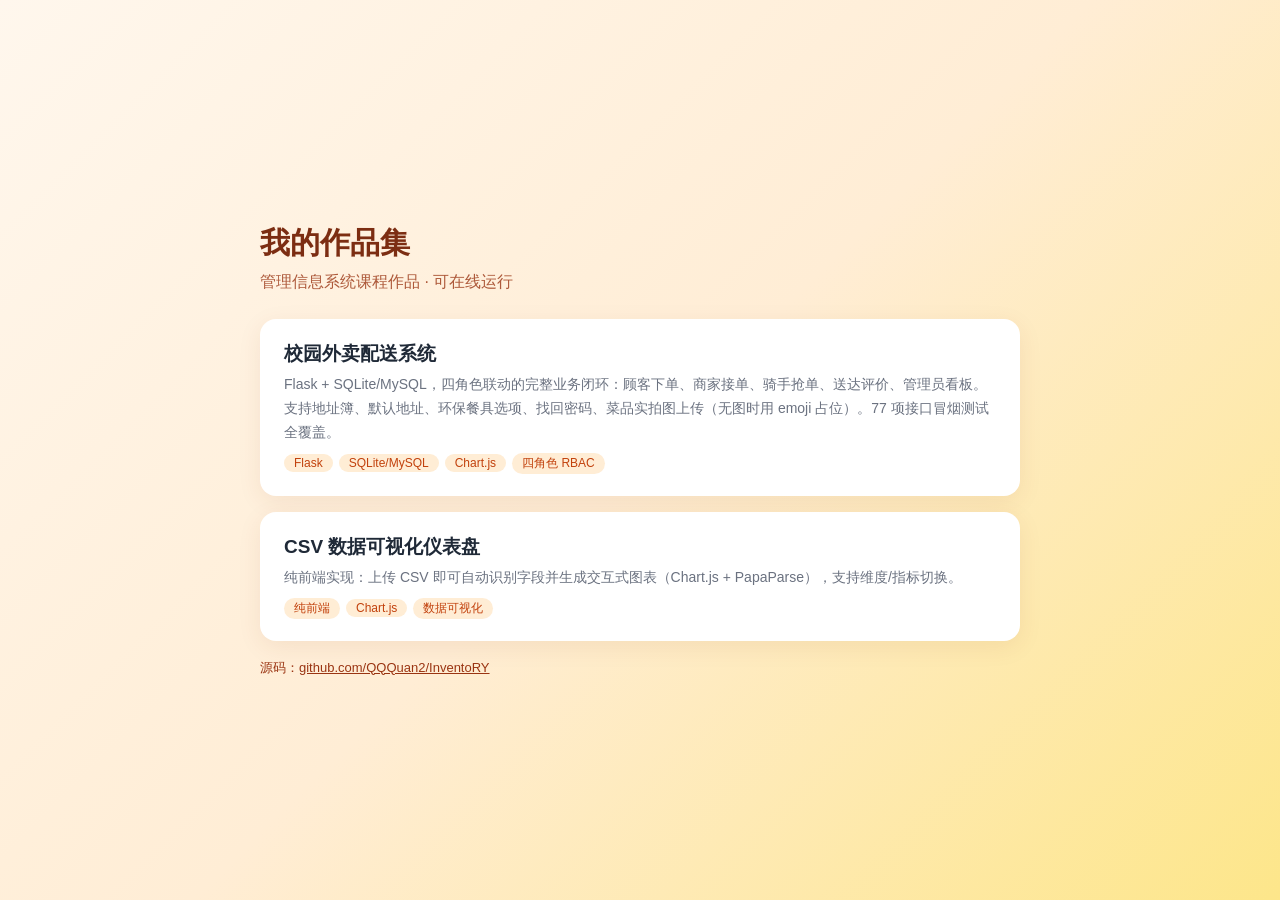
<file: index.html>
<!DOCTYPE html>
<html lang="zh-CN">
<head>
  <meta charset="UTF-8" />
  <meta name="viewport" content="width=device-width, initial-scale=1.0" />
  <title>作品集 · QQQuan2</title>
  <style>
    * { margin: 0; padding: 0; box-sizing: border-box; }
    body {
      font-family: "PingFang SC", "Microsoft YaHei", sans-serif;
      min-height: 100vh; display: flex; align-items: center; justify-content: center;
      background: linear-gradient(135deg, #fff7ed 0%, #ffedd5 50%, #fde68a 100%);
      padding: 24px;
    }
    .wrap { max-width: 760px; width: 100%; }
    h1 { font-size: 30px; color: #7c2d12; margin-bottom: 8px; }
    p.sub { color: #9a3412; opacity: .8; margin-bottom: 26px; }
    .card {
      background: #fff; border-radius: 16px; padding: 22px 24px; margin-bottom: 16px;
      box-shadow: 0 6px 24px rgba(124, 45, 18, .08); display: block; text-decoration: none;
      transition: transform .15s, box-shadow .15s;
    }
    .card:hover { transform: translateY(-3px); box-shadow: 0 10px 30px rgba(124, 45, 18, .14); }
    .card h2 { font-size: 19px; color: #1f2937; margin-bottom: 6px; }
    .card p { font-size: 14px; color: #6b7280; line-height: 1.7; }
    .tag {
      display: inline-block; font-size: 12px; color: #c2410c; background: #ffedd5;
      border-radius: 999px; padding: 2px 10px; margin-right: 6px; margin-top: 8px;
    }
    .links { margin-top: 18px; font-size: 13px; color: #9a3412; }
    .links a { color: #9a3412; }
  </style>
</head>
<body>
  <main class="wrap">
    <h1>我的作品集</h1>
    <p class="sub">管理信息系统课程作品 · 可在线运行</p>

    <a class="card" href="./waimai-preview/">
      <h2>校园外卖配送系统</h2>
      <p>Flask + SQLite/MySQL，四角色联动的完整业务闭环：顾客下单、商家接单、骑手抢单、送达评价、管理员看板。支持地址簿、默认地址、环保餐具选项、找回密码、菜品实拍图上传（无图时用 emoji 占位）。77 项接口冒烟测试全覆盖。</p>
      <span class="tag">Flask</span><span class="tag">SQLite/MySQL</span><span class="tag">Chart.js</span><span class="tag">四角色 RBAC</span>
    </a>

    <a class="card" href="./csv-dashboard/">
      <h2>CSV 数据可视化仪表盘</h2>
      <p>纯前端实现：上传 CSV 即可自动识别字段并生成交互式图表（Chart.js + PapaParse），支持维度/指标切换。</p>
      <span class="tag">纯前端</span><span class="tag">Chart.js</span><span class="tag">数据可视化</span>
    </a>

    <div class="links">
      源码：<a href="https://github.com/QQQuan2/InventoRY">github.com/QQQuan2/InventoRY</a>
    </div>
  </main>
</body>
</html>
</file>
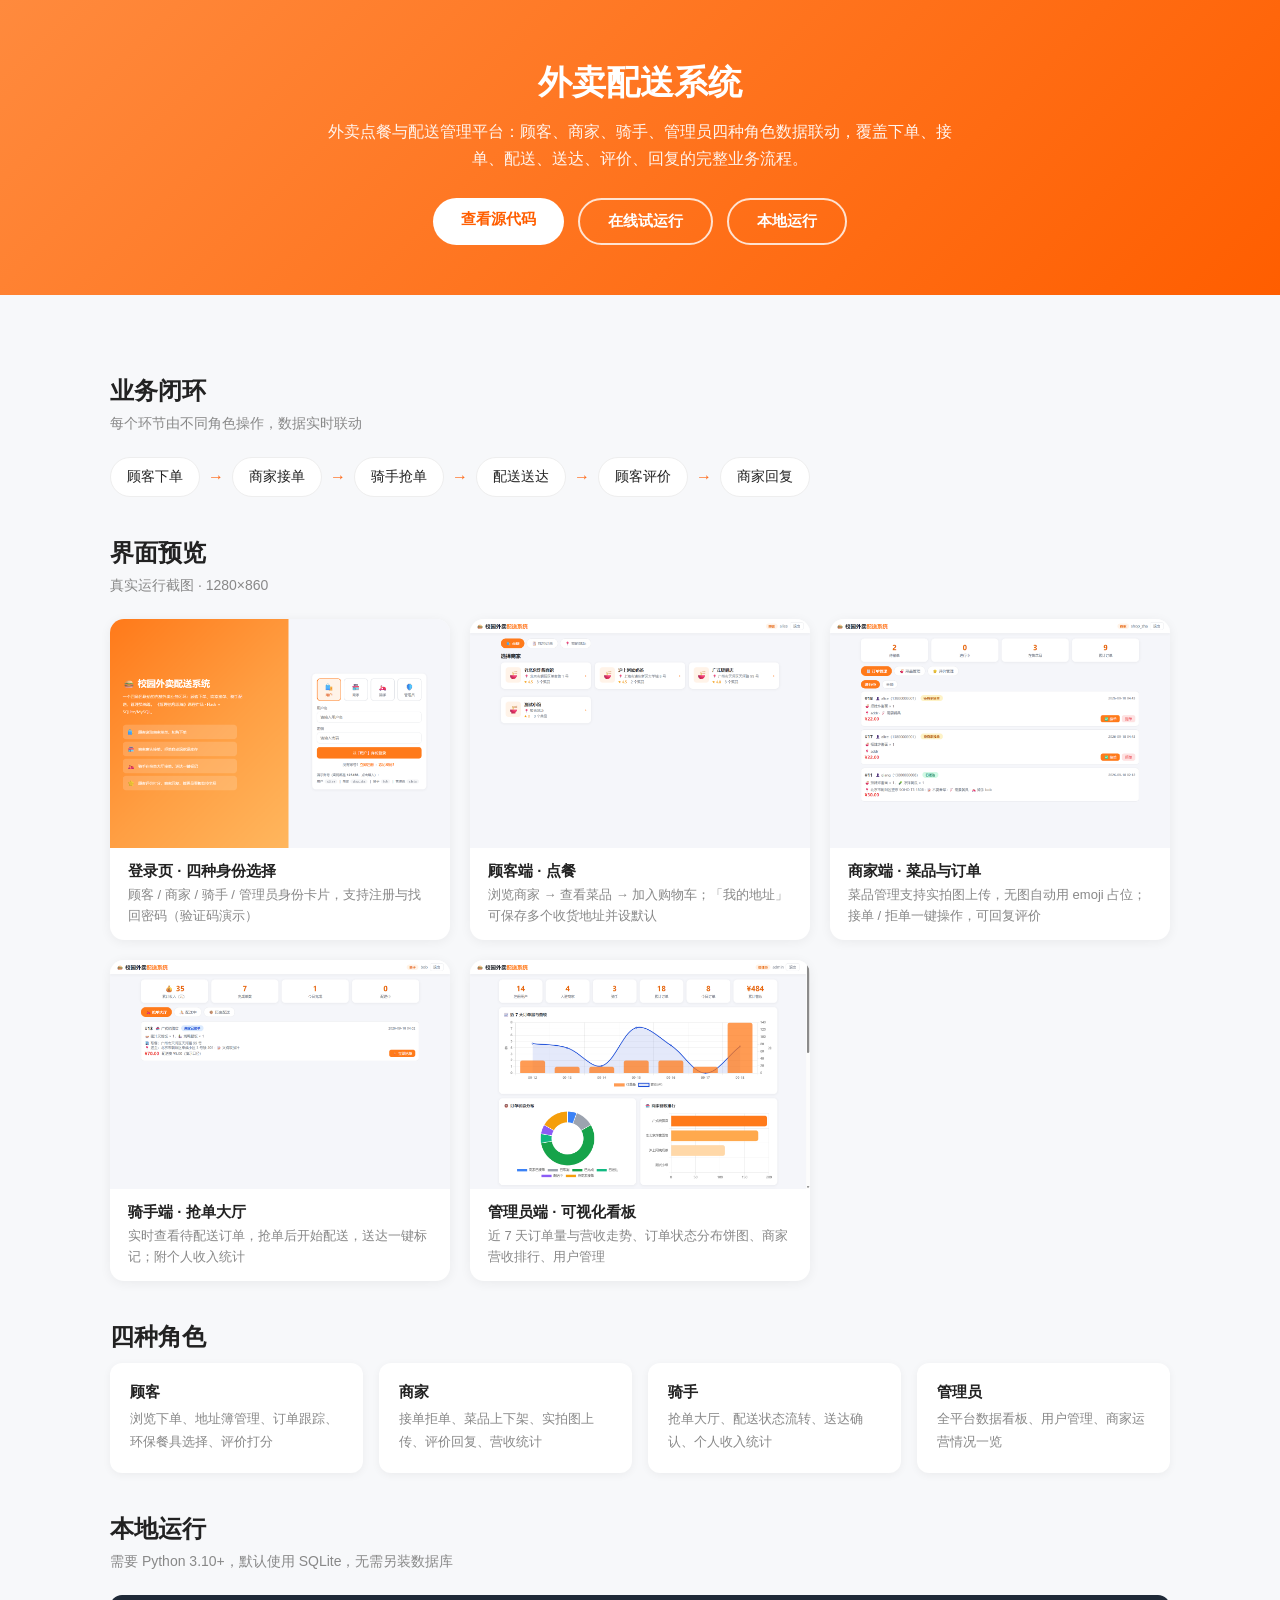
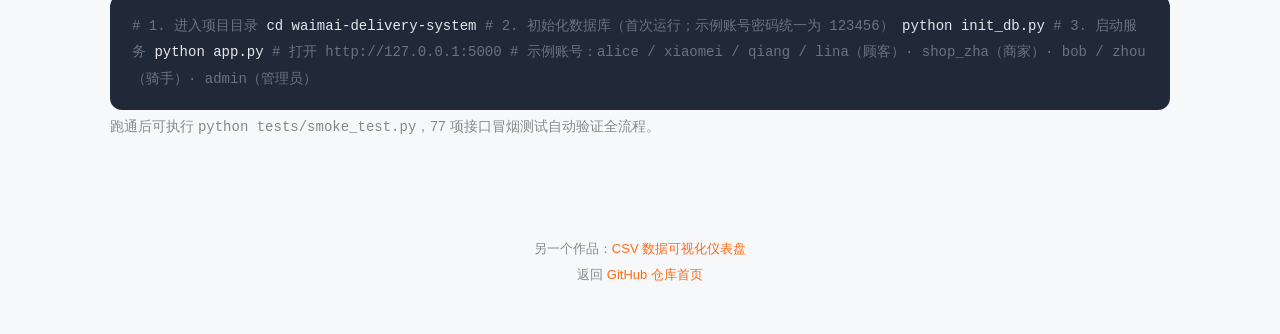
<file: waimai-preview/index.html>
<!DOCTYPE html>
<html lang="zh-CN">
<head>
<meta charset="UTF-8">
<meta name="viewport" content="width=device-width, initial-scale=1.0">
<title>外卖配送系统 · 在线预览</title>
<style>
  :root {
    --primary: #ff6b1a;
    --bg: #f7f8fa;
    --card: #fff;
    --text: #222;
    --sub: #888;
    --border: #eee;
  }
  * { box-sizing: border-box; margin: 0; padding: 0; }
  body { font-family: -apple-system, "PingFang SC", "Microsoft YaHei", sans-serif; background: var(--bg); color: var(--text); }
  .hero { background: linear-gradient(135deg, #ff8a3d, #ff5e00); color: #fff; padding: 60px 20px 50px; text-align: center; }
  .hero h1 { font-size: 34px; margin-bottom: 12px; }
  .hero p { opacity: .92; font-size: 16px; max-width: 640px; margin: 0 auto 26px; line-height: 1.7; }
  .hero .btns { display: flex; gap: 14px; justify-content: center; flex-wrap: wrap; }
  .hero .btn { padding: 12px 28px; border-radius: 999px; font-size: 15px; text-decoration: none; font-weight: 600; transition: transform .15s; }
  .hero .btn:hover { transform: translateY(-2px); }
  .btn-solid { background: #fff; color: #ff5e00; }
  .btn-ghost { border: 2px solid rgba(255,255,255,.8); color: #fff; }
  .container { max-width: 1100px; margin: 0 auto; padding: 40px 20px; }
  h2 { font-size: 24px; margin: 40px 0 8px; }
  .sub { color: var(--sub); margin-bottom: 24px; font-size: 14px; }
  .shots { display: grid; grid-template-columns: repeat(auto-fit, minmax(320px, 1fr)); gap: 20px; }
  .shot { background: var(--card); border-radius: 14px; overflow: hidden; box-shadow: 0 2px 12px rgba(0,0,0,.06); transition: transform .15s; }
  .shot:hover { transform: translateY(-4px); }
  .shot img { width: 100%; display: block; aspect-ratio: 1280/860; object-fit: cover; object-position: top; }
  .shot .cap { padding: 14px 18px; }
  .shot .cap b { display: block; font-size: 15px; margin-bottom: 4px; }
  .shot .cap span { color: var(--sub); font-size: 13px; line-height: 1.6; }
  .roles { display: grid; grid-template-columns: repeat(auto-fit, minmax(230px, 1fr)); gap: 16px; margin-top: 10px; }
  .role { background: var(--card); border-radius: 12px; padding: 20px; box-shadow: 0 2px 8px rgba(0,0,0,.05); }
  .role b { display: block; margin-bottom: 6px; font-size: 15px; }
  .role p { color: var(--sub); font-size: 13px; line-height: 1.7; }
  .flow { display: flex; flex-wrap: wrap; gap: 8px; align-items: center; margin: 20px 0; }
  .flow .step { background: #fff; border: 1px solid var(--border); padding: 10px 16px; border-radius: 999px; font-size: 14px; }
  .flow .arrow { color: var(--primary); font-weight: 700; }
  .code { background: #1f2937; color: #e5e7eb; border-radius: 12px; padding: 18px 22px; font-family: Consolas, monospace; font-size: 14px; line-height: 1.9; overflow-x: auto; margin: 14px 0 8px; }
  .code .c { color: #6b7280; }
  .foot { text-align: center; color: var(--sub); font-size: 13px; padding: 40px 0 50px; }
  .foot a { color: var(--primary); text-decoration: none; }
</style>
</head>
<body>

<div class="hero">
  <h1>外卖配送系统</h1>
  <p>外卖点餐与配送管理平台：顾客、商家、骑手、管理员四种角色数据联动，覆盖下单、接单、配送、送达、评价、回复的完整业务流程。</p>
  <div class="btns">
    <a class="btn btn-solid" href="https://github.com/QQQuan2/InventoRY/tree/main/waimai-delivery-system">查看源代码</a>
    <a class="btn btn-ghost" href="./demo/">在线试运行</a>
    <a class="btn btn-ghost" href="#run">本地运行</a>
  </div>
</div>

<div class="container">

  <h2>业务闭环</h2>
  <p class="sub">每个环节由不同角色操作，数据实时联动</p>
  <div class="flow">
    <div class="step">顾客下单</div><div class="arrow">→</div>
    <div class="step">商家接单</div><div class="arrow">→</div>
    <div class="step">骑手抢单</div><div class="arrow">→</div>
    <div class="step">配送送达</div><div class="arrow">→</div>
    <div class="step">顾客评价</div><div class="arrow">→</div>
    <div class="step">商家回复</div>
  </div>

  <h2>界面预览</h2>
  <p class="sub">真实运行截图 · 1280×860</p>
  <div class="shots">
    <div class="shot">
      <img src="../waimai-delivery-system/docs/screenshots/01-login.png" alt="登录页" loading="lazy">
      <div class="cap"><b>登录页 · 四种身份选择</b><span>顾客 / 商家 / 骑手 / 管理员身份卡片，支持注册与找回密码（验证码演示）</span></div>
    </div>
    <div class="shot">
      <img src="../waimai-delivery-system/docs/screenshots/02-customer.png" alt="顾客端" loading="lazy">
      <div class="cap"><b>顾客端 · 点餐</b><span>浏览商家 → 查看菜品 → 加入购物车；「我的地址」可保存多个收货地址并设默认</span></div>
    </div>
    <div class="shot">
      <img src="../waimai-delivery-system/docs/screenshots/03-merchant.png" alt="商家端" loading="lazy">
      <div class="cap"><b>商家端 · 菜品与订单</b><span>菜品管理支持实拍图上传，无图自动用 emoji 占位；接单 / 拒单一键操作，可回复评价</span></div>
    </div>
    <div class="shot">
      <img src="../waimai-delivery-system/docs/screenshots/04-rider.png" alt="骑手端" loading="lazy">
      <div class="cap"><b>骑手端 · 抢单大厅</b><span>实时查看待配送订单，抢单后开始配送，送达一键标记；附个人收入统计</span></div>
    </div>
    <div class="shot">
      <img src="../waimai-delivery-system/docs/screenshots/05-admin.png" alt="管理员端" loading="lazy">
      <div class="cap"><b>管理员端 · 可视化看板</b><span>近 7 天订单量与营收走势、订单状态分布饼图、商家营收排行、用户管理</span></div>
    </div>
  </div>

  <h2>四种角色</h2>
  <div class="roles">
    <div class="role"><b>顾客</b><p>浏览下单、地址簿管理、订单跟踪、环保餐具选择、评价打分</p></div>
    <div class="role"><b>商家</b><p>接单拒单、菜品上下架、实拍图上传、评价回复、营收统计</p></div>
    <div class="role"><b>骑手</b><p>抢单大厅、配送状态流转、送达确认、个人收入统计</p></div>
    <div class="role"><b>管理员</b><p>全平台数据看板、用户管理、商家运营情况一览</p></div>
  </div>

  <h2 id="run">本地运行</h2>
  <p class="sub">需要 Python 3.10+，默认使用 SQLite，无需另装数据库</p>
  <div class="code"><span class="c"># 1. 进入项目目录</span>
cd waimai-delivery-system

<span class="c"># 2. 初始化数据库（首次运行；示例账号密码统一为 123456）</span>
python init_db.py

<span class="c"># 3. 启动服务</span>
python app.py

<span class="c"># 打开 http://127.0.0.1:5000</span>
<span class="c"># 示例账号：alice / xiaomei / qiang / lina（顾客）· shop_zha（商家）· bob / zhou（骑手）· admin（管理员）</span></div>
  <p class="sub">跑通后可执行 <code>python tests/smoke_test.py</code>，77 项接口冒烟测试自动验证全流程。</p>

</div>

<div class="foot">
  <p>另一个作品：<a href="https://qqquan2.github.io/InventoRY/csv-dashboard/">CSV 数据可视化仪表盘</a></p>
  <p style="margin-top:8px">返回 <a href="https://github.com/QQQuan2/InventoRY">GitHub 仓库首页</a></p>
</div>

</body>
</html>
</file>
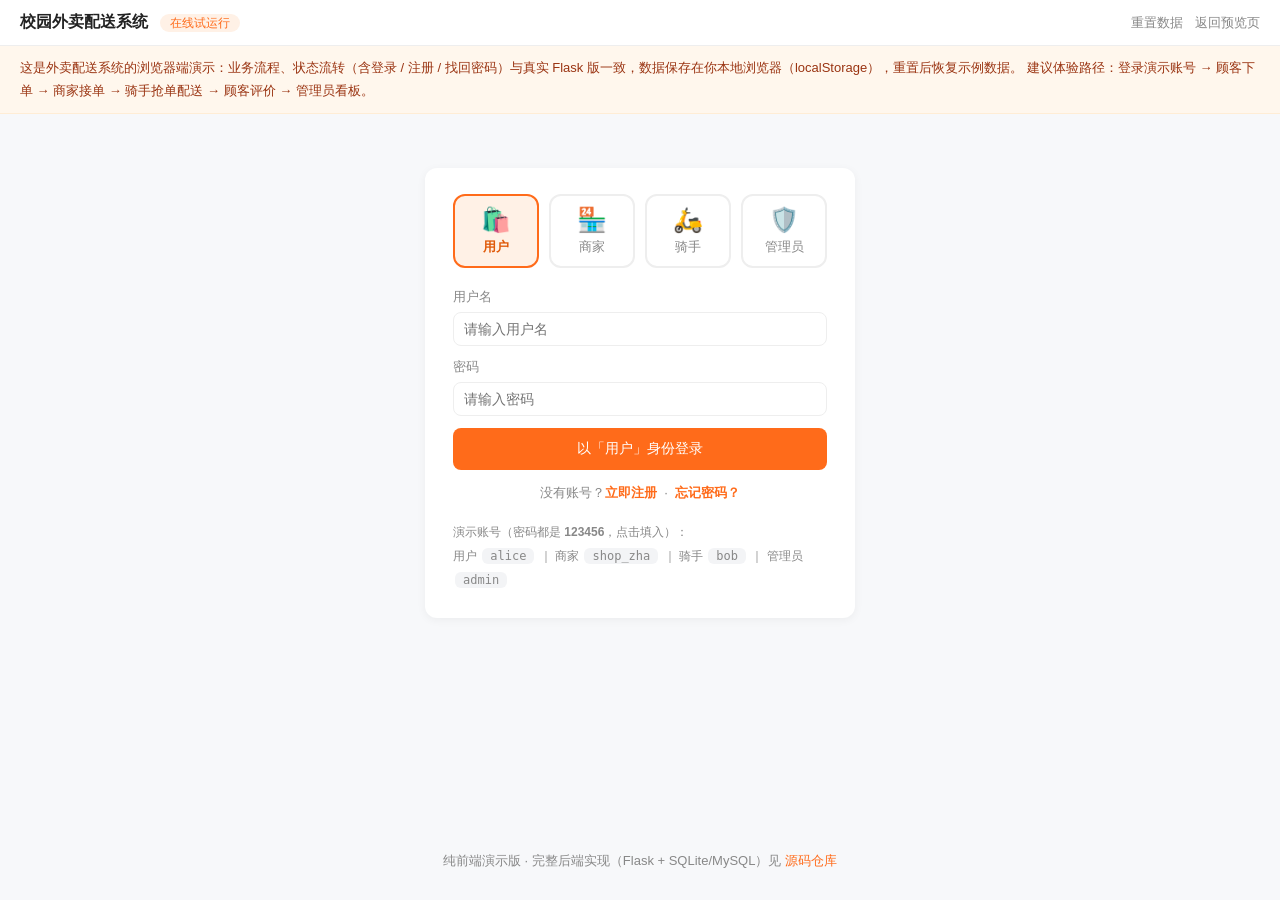
<file: waimai-preview/demo/index.html>
<!DOCTYPE html>
<html lang="zh-CN">
<head>
<meta charset="UTF-8">
<meta name="viewport" content="width=device-width, initial-scale=1.0">
<title>外卖配送系统 · 在线试运行</title>
<link rel="stylesheet" href="./style.css">
</head>
<body>

<header class="topbar">
  <div class="brand">校园外卖配送系统 <span class="badge">在线试运行</span></div>
  <div class="topbar-right" id="userBox"></div>
  <div class="topbar-right">
    <button id="resetBtn" class="link-btn" title="恢复初始示例数据">重置数据</button>
    <a class="link-btn" href="../">返回预览页</a>
  </div>
</header>

<div class="notice">
  这是外卖配送系统的浏览器端演示：业务流程、状态流转（含登录 / 注册 / 找回密码）与真实 Flask 版一致，数据保存在你本地浏览器（localStorage），重置后恢复示例数据。
  建议体验路径：登录演示账号 → 顾客下单 → 商家接单 → 骑手抢单配送 → 顾客评价 → 管理员看板。
</div>

<main id="app"></main>

<footer class="foot">
  <p>纯前端演示版 · 完整后端实现（Flask + SQLite/MySQL）见 <a href="https://github.com/QQQuan2/InventoRY/tree/main/waimai-delivery-system">源码仓库</a></p>
</footer>

<script src="./app.js"></script>
</body>
</html>
</file>
<file: waimai-preview/demo/style.css>
/* 外卖配送系统 · 在线试运行 演示页样式 */
:root {
  --primary: #ff6b1a;
  --primary-dark: #e05a0a;
  --bg: #f7f8fa;
  --card: #fff;
  --text: #222;
  --sub: #888;
  --border: #eee;
  --green: #16a34a;
  --red: #dc2626;
  --blue: #2563eb;
}
* { box-sizing: border-box; margin: 0; padding: 0; }
body { font-family: -apple-system, "PingFang SC", "Microsoft YaHei", sans-serif; background: var(--bg); color: var(--text); min-height: 100vh; display: flex; flex-direction: column; }

/* 顶栏 */
.topbar { background: #fff; border-bottom: 1px solid var(--border); padding: 12px 20px; display: flex; align-items: center; gap: 16px; flex-wrap: wrap; position: sticky; top: 0; z-index: 10; }
.brand { font-weight: 700; font-size: 16px; }
.badge { font-size: 12px; color: var(--primary); background: #fff1e6; border-radius: 999px; padding: 2px 10px; margin-left: 8px; font-weight: 400; }
.roles { display: flex; gap: 8px; flex-wrap: wrap; }
.role-btn { border: 1px solid var(--border); background: #fff; border-radius: 999px; padding: 6px 14px; font-size: 13px; cursor: pointer; transition: all .15s; }
.role-btn:hover { border-color: var(--primary); color: var(--primary); }
.role-btn.active { background: var(--primary); border-color: var(--primary); color: #fff; }
.topbar-right { margin-left: auto; display: flex; gap: 12px; }
.link-btn { border: none; background: none; color: var(--sub); font-size: 13px; cursor: pointer; text-decoration: none; }
.link-btn:hover { color: var(--primary); }

/* 提示条 */
.notice { background: #fff7ed; color: #9a3412; font-size: 13px; line-height: 1.8; padding: 10px 20px; border-bottom: 1px solid #ffedd5; }

main { flex: 1; width: 100%; max-width: 1100px; margin: 0 auto; padding: 24px 20px 40px; }

/* 通用 */
h2.sec { font-size: 20px; margin: 26px 0 14px; }
.sub { color: var(--sub); font-size: 13px; margin-bottom: 14px; }
.card { background: var(--card); border-radius: 12px; padding: 18px 20px; box-shadow: 0 2px 10px rgba(0,0,0,.05); margin-bottom: 14px; }
.btn { border: none; background: var(--primary); color: #fff; border-radius: 8px; padding: 8px 18px; font-size: 14px; cursor: pointer; transition: background .15s; }
.btn:hover { background: var(--primary-dark); }
.btn.small { padding: 5px 12px; font-size: 13px; }
.btn.ghost { background: #fff; color: var(--text); border: 1px solid var(--border); }
.btn.ghost:hover { border-color: var(--primary); color: var(--primary); background: #fff; }
.btn.danger { background: var(--red); }
.btn.green { background: var(--green); }
.muted { color: var(--sub); font-size: 13px; }
.row { display: flex; align-items: center; gap: 10px; flex-wrap: wrap; }
.spread { justify-content: space-between; }

/* 标签 / 状态 */
.tag { display: inline-block; font-size: 12px; color: var(--primary); background: #fff1e6; border-radius: 999px; padding: 2px 10px; }
.st { display: inline-block; font-size: 12px; border-radius: 999px; padding: 2px 10px; }
.st.pending_accept { background: #fef3c7; color: #92400e; }
.st.accepted { background: #dbeafe; color: #1e40af; }
.st.delivering { background: #ede9fe; color: #5b21b6; }
.st.delivered { background: #dcfce7; color: #166534; }
.st.completed { background: #e5e7eb; color: #374151; }
.st.cancelled { background: #fee2e2; color: #991b1b; }

/* 商家 / 菜品卡片 */
.grid { display: grid; grid-template-columns: repeat(auto-fill, minmax(240px, 1fr)); gap: 14px; }
.m-card { background: var(--card); border-radius: 12px; padding: 16px; box-shadow: 0 2px 10px rgba(0,0,0,.05); cursor: pointer; transition: transform .15s; }
.m-card:hover { transform: translateY(-2px); }
.m-card b { display: block; font-size: 16px; margin-bottom: 4px; }
.m-card .rating { color: var(--primary); font-size: 13px; }
.d-card { background: var(--card); border-radius: 12px; padding: 14px; box-shadow: 0 2px 10px rgba(0,0,0,.05); }
.d-card .dish-emoji { font-size: 34px; }
.d-card b { display: block; margin: 6px 0 2px; font-size: 15px; }
.d-card .price { color: var(--primary); font-weight: 700; }
.d-card .stock { font-size: 12px; color: var(--sub); }
.d-card.off { opacity: .45; }
.qty { display: inline-flex; align-items: center; gap: 8px; }
.qty button { width: 26px; height: 26px; border-radius: 6px; border: 1px solid var(--border); background: #fff; cursor: pointer; font-size: 15px; }
.qty span { min-width: 18px; text-align: center; font-size: 14px; }

/* 购物车 */
.cart-bar { position: fixed; bottom: 0; left: 0; right: 0; background: #1f2937; color: #fff; padding: 12px 20px; display: flex; align-items: center; gap: 16px; z-index: 20; }
.cart-bar .total { font-size: 18px; font-weight: 700; color: #fbbf24; }
.cart-items { flex: 1; font-size: 13px; color: #d1d5db; overflow: hidden; text-overflow: ellipsis; white-space: nowrap; }

/* 订单卡片 */
.o-card { background: var(--card); border-radius: 12px; padding: 16px 18px; box-shadow: 0 2px 10px rgba(0,0,0,.05); margin-bottom: 12px; }
.o-card .head { display: flex; justify-content: space-between; align-items: center; margin-bottom: 8px; gap: 8px; flex-wrap: wrap; }
.o-card .body { font-size: 14px; line-height: 1.9; }
.o-card .items-line { color: var(--text); }
.o-card .timeline { font-size: 12px; color: var(--sub); margin-top: 6px; line-height: 1.8; }
.actions { display: flex; gap: 8px; flex-wrap: wrap; margin-top: 10px; }

/* 评价 */
.cmt { background: #fafafa; border-radius: 10px; padding: 12px 14px; margin-top: 10px; font-size: 14px; }
.cmt .stars { color: #f59e0b; }
.cmt .reply { margin-top: 8px; padding-top: 8px; border-top: 1px dashed var(--border); color: var(--sub); }
.cmt .reply b { color: var(--green); }

/* 表单 */
textarea, select, input[type=text], input[type=password] { width: 100%; border: 1px solid var(--border); border-radius: 8px; padding: 8px 10px; font-size: 14px; font-family: inherit; margin-top: 6px; }
textarea { min-height: 64px; resize: vertical; }
.field { margin-bottom: 12px; }
.field label { font-size: 13px; color: var(--sub); display: block; }

/* 登录 / 注册 / 找回密码 */
.auth-wrap { display: flex; justify-content: center; padding: 30px 0 50px; }
.auth-card { width: 100%; max-width: 430px; padding: 26px 28px; }
.role-grid { display: grid; grid-template-columns: repeat(4, 1fr); gap: 10px; margin-bottom: 20px; }
.role-card { border: 2px solid var(--border); border-radius: 12px; padding: 10px 4px; text-align: center; cursor: pointer; transition: all .15s; background: #fff; }
.role-card .ico { font-size: 24px; }
.role-card .name { font-size: 13px; margin-top: 4px; color: var(--sub); }
.role-card.active { border-color: var(--primary); background: #fff1e6; }
.role-card.active .name { color: var(--primary-dark); font-weight: 700; }
.switch-line { text-align: center; font-size: 13px; color: var(--sub); margin-top: 14px; }
.switch-line a { font-weight: 600; cursor: pointer; color: var(--primary); }
.demo-accounts { margin-top: 18px; font-size: 12px; color: var(--sub); line-height: 2; }
.demo-accounts code { background: #f3f4f6; border-radius: 6px; padding: 1px 8px; cursor: pointer; margin: 0 2px; }
.demo-accounts code:hover { background: #fff1e6; color: var(--primary-dark); }
.code-tip { font-size: 13px; color: var(--primary-dark); background: #fff1e6; border-radius: 8px; padding: 8px 12px; margin: -4px 0 12px; }
.user-chip { background: #fff1e6; color: var(--primary-dark); border-radius: 999px; padding: 5px 14px; font-size: 13px; font-weight: 600; }
#userBox { display: flex; align-items: center; gap: 12px; }

/* 统计 */
.stat-grid { display: grid; grid-template-columns: repeat(auto-fit, minmax(150px, 1fr)); gap: 12px; margin-bottom: 20px; }
.stat-card { background: var(--card); border-radius: 12px; padding: 16px; box-shadow: 0 2px 10px rgba(0,0,0,.05); }
.stat-card .num { font-size: 24px; font-weight: 700; }
.stat-card .label { font-size: 12px; color: var(--sub); margin-top: 4px; }

/* 纯 CSS 柱状图 */
.chart { display: flex; align-items: flex-end; gap: 10px; height: 180px; padding: 10px 4px 0; }
.chart .col { flex: 1; display: flex; flex-direction: column; align-items: center; justify-content: flex-end; height: 100%; gap: 4px; }
.chart .bar { width: 70%; max-width: 46px; background: linear-gradient(180deg, #ffb37a, var(--primary)); border-radius: 6px 6px 0 0; min-height: 3px; position: relative; }
.chart .bar .val { position: absolute; top: -20px; left: 50%; transform: translateX(-50%); font-size: 11px; color: var(--sub); white-space: nowrap; }
.chart .day { font-size: 11px; color: var(--sub); }
.legend { display: flex; gap: 14px; font-size: 12px; color: var(--sub); margin-top: 8px; }
.legend i { display: inline-block; width: 10px; height: 10px; border-radius: 2px; margin-right: 4px; vertical-align: -1px; }

/* 榜单 */
.rank-row { display: flex; align-items: center; gap: 10px; padding: 8px 0; border-bottom: 1px solid #f3f4f6; font-size: 14px; }
.rank-row:last-child { border-bottom: none; }
.rank-row .bar-wrap { flex: 1; height: 8px; background: #f3f4f6; border-radius: 4px; overflow: hidden; }
.rank-row .bar-fill { height: 100%; background: var(--primary); border-radius: 4px; }

/* tabs */
.tabs { display: flex; gap: 8px; margin-bottom: 16px; flex-wrap: wrap; }
.tab-btn { border: 1px solid var(--border); background: #fff; border-radius: 999px; padding: 7px 16px; font-size: 14px; cursor: pointer; }
.tab-btn.active { background: var(--text); border-color: var(--text); color: #fff; }

.empty { text-align: center; color: var(--sub); padding: 30px 0; font-size: 14px; }
.empty .big { font-size: 36px; margin-bottom: 8px; }

.foot { text-align: center; color: var(--sub); font-size: 13px; padding: 20px 0 30px; }
.foot a { color: var(--primary); text-decoration: none; }

@media (max-width: 640px) {
  .topbar { padding: 10px 12px; }
  main { padding: 16px 12px 40px; }
}
</file>
